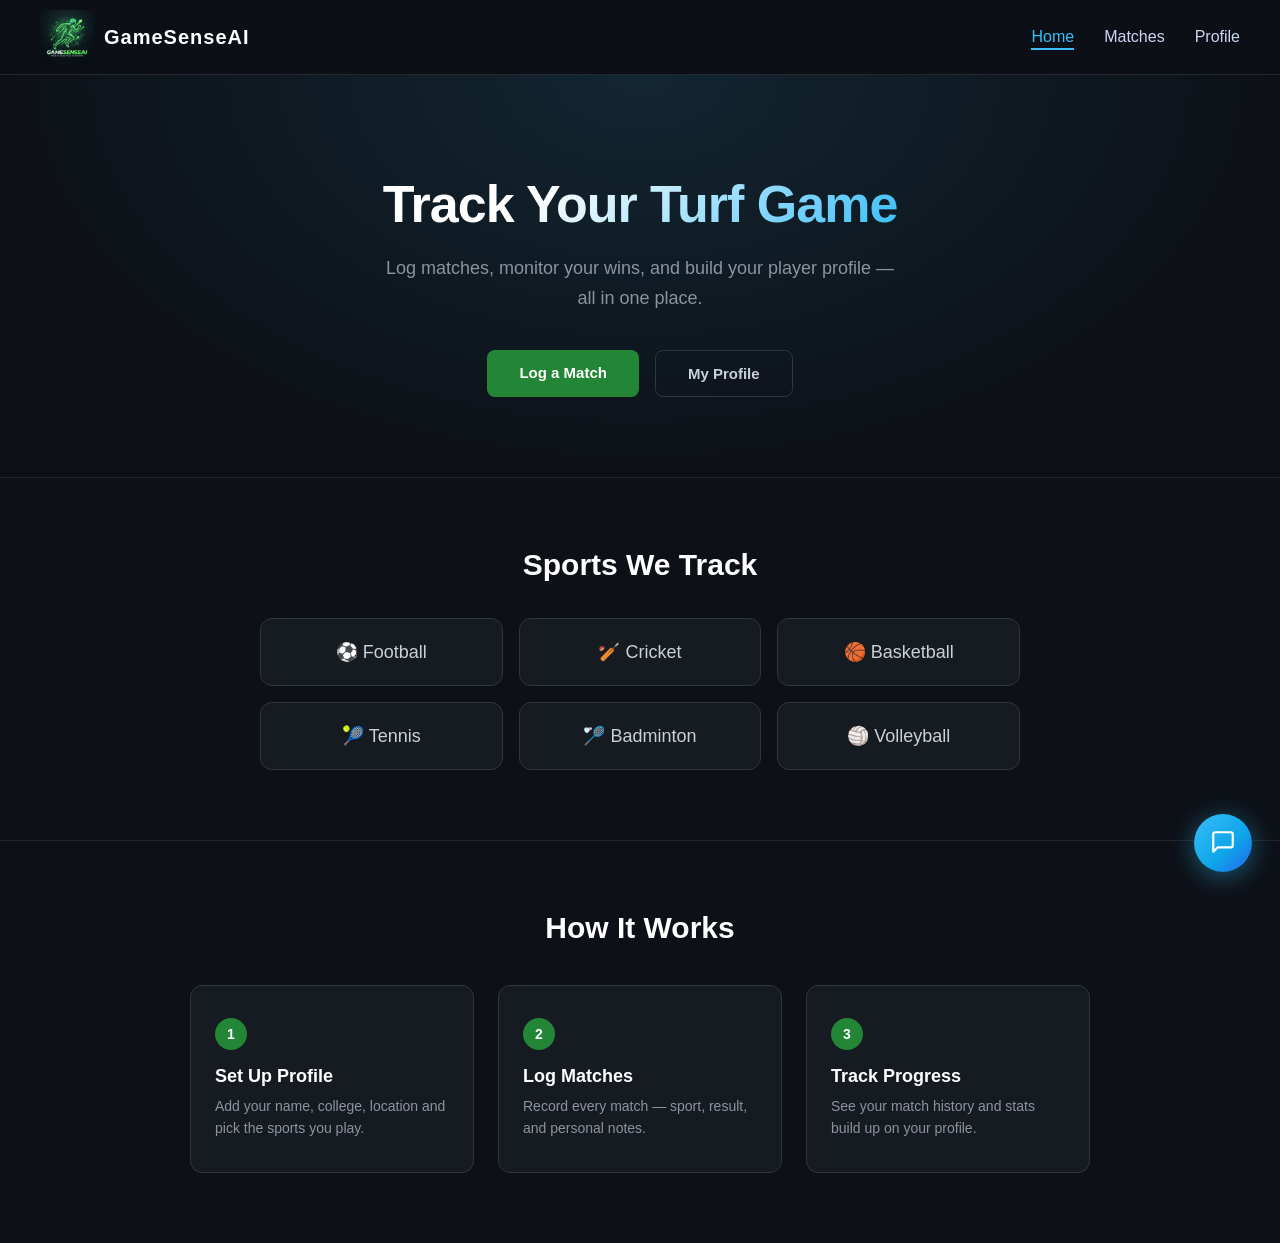
<file: index.html>
<!DOCTYPE html>
<html lang="en">

<head>
    <meta charset="UTF-8">
    <title>Home</title>
    <link rel="stylesheet" href="styles.css">
</head>

<body>

    <nav class="navbar">
        <div class="logo">
            <img src="logo.png" alt="GameSenseAI Logo" class="logo-img">
            <span class="logo-text">GameSenseAI</span>
        </div>

        <ul class="nav-links">
            <li><a href="index.html" class="active">Home</a></li>
            <li><a href="matches.html">Matches</a></li>
            <li><a href="profile.html">Profile</a></li>
        </ul>
    </nav>

    <div class="home-page">

        <div class="hero">
            <h1>Track Your Turf Game</h1>
            <p>Log matches, monitor your wins, and build your player profile — all in one place.</p>
            <div class="hero-buttons">
                <a href="matches.html" class="btn-primary">Log a Match</a>
                <a href="profile.html" class="btn-secondary">My Profile</a>
            </div>
        </div>

        <div class="home-sports-section">
            <h2>Sports We Track</h2>
            <div class="home-sports-grid">
                <div class="home-sport-card">⚽ Football</div>
                <div class="home-sport-card">🏏 Cricket</div>
                <div class="home-sport-card">🏀 Basketball</div>
                <div class="home-sport-card">🎾 Tennis</div>
                <div class="home-sport-card">🏸 Badminton</div>
                <div class="home-sport-card">🏐 Volleyball</div>
            </div>
        </div>

        <div class="how-it-works">
            <h2>How It Works</h2>
            <div class="steps-grid">
                <div class="step-card">
                    <span class="step-number">1</span>
                    <h3>Set Up Profile</h3>
                    <p>Add your name, college, location and pick the sports you play.</p>
                </div>
                <div class="step-card">
                    <span class="step-number">2</span>
                    <h3>Log Matches</h3>
                    <p>Record every match — sport, result, and personal notes.</p>
                </div>
                <div class="step-card">
                    <span class="step-number">3</span>
                    <h3>Track Progress</h3>
                    <p>See your match history and stats build up on your profile.</p>
                </div>
            </div>
        </div>

    </div>
    <script src="js.js"></script>
    <script src="chatbot.js"></script>
</body>

</html>
</file>
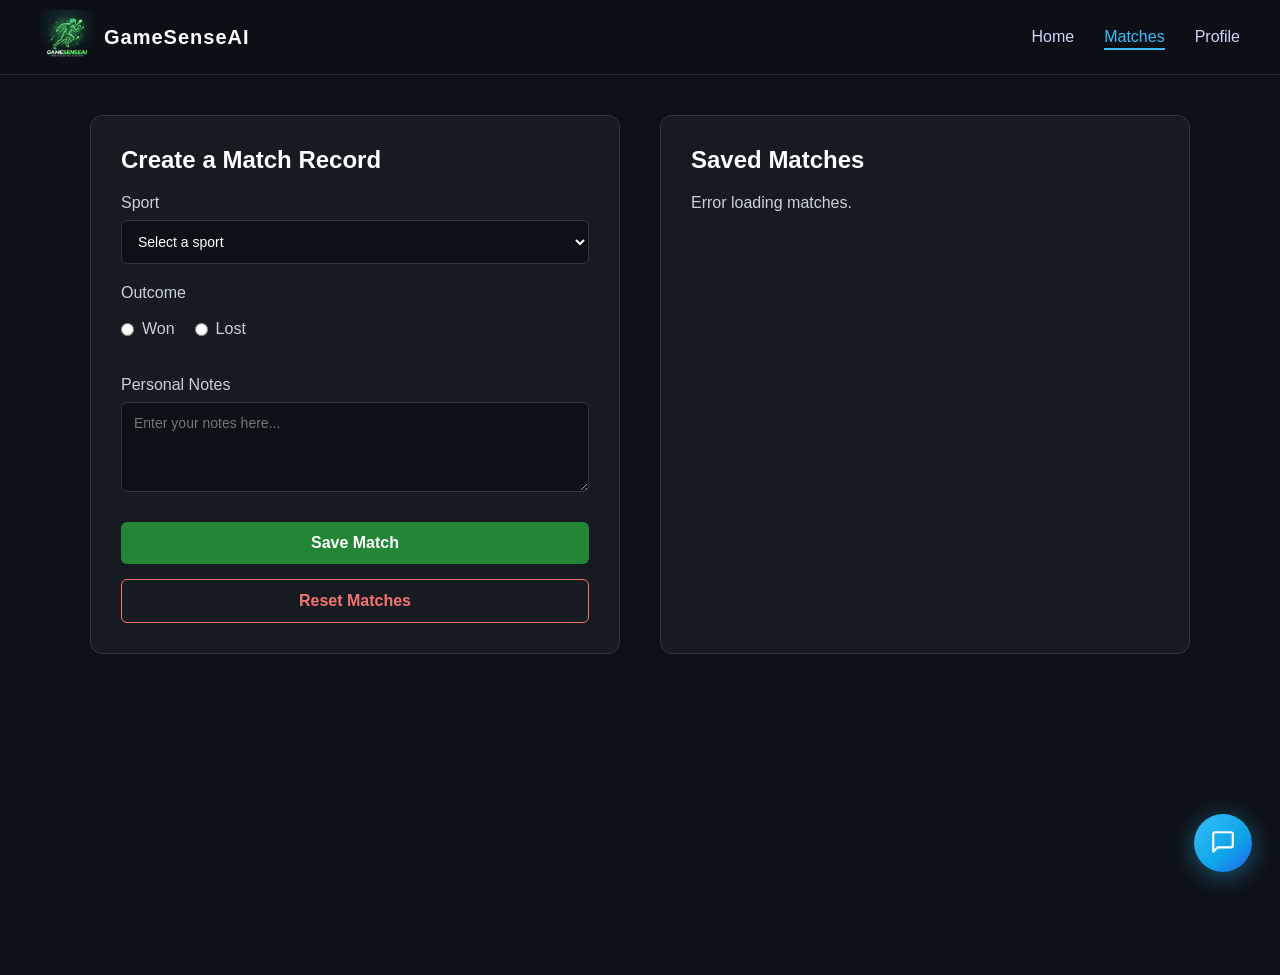
<file: matches.html>
<!DOCTYPE html>
<html lang="en">

<head>
    <meta charset="UTF-8">
    <title>Matches</title>
    <link rel="stylesheet" href="styles.css">
</head>

<body>

    <nav class="navbar">
        <div class="logo">
            <img src="logo.png" alt="GameSenseAI Logo" class="logo-img">
            <span class="logo-text">GameSenseAI</span>
        </div>

        <ul class="nav-links">
            <li><a href="index.html">Home</a></li>
            <li><a href="matches.html" class="active">Matches</a></li>
            <li><a href="profile.html">Profile</a></li>
        </ul>
    </nav>

    <div class="matches-page">
        <div class="matches-container">
            <div class="matches-form">
                <h2>Create a Match Record</h2>
                <form id="matchForm">
                    <div class="form-group">
                        <label>Sport</label>
                        <select id="matchSport" required>
                            <option value="" disabled selected>Select a sport</option>
                            <option value="Cricket">Cricket</option>
                            <option value="Basketball">Basketball</option>
                            <option value="Tennis">Tennis</option>
                            <option value="Badminton">Badminton</option>
                            <option value="Volleyball">Volleyball</option>
                        </select>
                    </div>

                    <div class="form-group">
                        <label>Outcome</label>
                        <div class="outcome-options">
                            <label><input type="radio" name="matchOutcome" value="Won" required> Won</label>
                            <label><input type="radio" name="matchOutcome" value="Lost" required> Lost</label>
                        </div>
                    </div>

                    <div class="form-group">
                        <label>Personal Notes</label>
                        <textarea id="matchNotes" rows="4" placeholder="Enter your notes here..." required></textarea>
                    </div>

                    <button type="submit" id="saveMatchBtn">Save Match</button>
                </form>
                <button id="resetMatchesBtn">Reset Matches</button>
            </div>

            <div class="matches-list-container">
                <h2>Saved Matches</h2>
                <div id="matchesList"></div>
            </div>
        </div>
    </div>

    <script src="js.js"></script>
    <script src="chatbot.js"></script>
</body>

</html>
</file>
<file: styles.css>
* {
    margin: 0;
    padding: 0;
    box-sizing: border-box;
    font-family: 'Segoe UI', sans-serif;
}

body {
    background: #0d1117;
    color: #c9d1d9;
}

.navbar {
    position: sticky;
    top: 0;
    width: 100%;
    padding: 10px 40px;

    display: flex;
    justify-content: space-between;
    align-items: center;

    background: rgba(13, 17, 23, 0.9);
    z-index: 100;
    backdrop-filter: blur(10px);

    border-bottom: 1px solid rgba(255, 255, 255, 0.1);
}

.logo {
    display: flex;
    align-items: center;
}

.logo-img {
    height: 54px;
    width: auto;
    object-fit: contain;
}

.logo-text {
    color: #fff;
    font-size: 20px;
    font-weight: 700;
    letter-spacing: 1px;
    margin-left: 10px;
}

.nav-links {
    list-style: none;
    display: flex;
    gap: 30px;
}

.nav-links a {
    text-decoration: none;
    color: #cbd5f5;
    font-size: 16px;
    position: relative;
    transition: 0.3s ease;
}

.nav-links a::after {
    content: "";
    position: absolute;
    width: 0%;
    height: 2px;
    bottom: -5px;
    left: 0;
    background: #38bdf8;
    transition: 0.3s;
}

.nav-links a:hover::after {
    width: 100%;
}

.nav-links a:hover {
    color: #fff;
}

.nav-links a.active {
    color: #38bdf8;
}

.nav-links a.active::after {
    width: 100%;
}

.home-page {
    background: #0d1117;
    min-height: 100vh;
    color: #c9d1d9;
}

.hero {
    display: flex;
    flex-direction: column;
    align-items: center;
    justify-content: center;
    text-align: center;
    padding: 100px 40px 80px;
    background: radial-gradient(ellipse at 50% 0%, rgba(56, 189, 248, 0.12) 0%, transparent 70%);
    border-bottom: 1px solid #21262d;
}

.hero h1 {
    font-size: 52px;
    font-weight: 800;
    line-height: 1.15;
    background: linear-gradient(135deg, #ffffff 30%, #38bdf8 100%);
    -webkit-background-clip: text;
    -webkit-text-fill-color: transparent;
    background-clip: text;
    margin-bottom: 18px;
    letter-spacing: -1px;
}

.hero p {
    font-size: 18px;
    color: #8b949e;
    max-width: 520px;
    line-height: 1.7;
    margin-bottom: 36px;
}

.hero-buttons {
    display: flex;
    gap: 16px;
}

.btn-primary {
    padding: 14px 32px;
    background: #238636;
    color: #fff;
    text-decoration: none;
    border-radius: 8px;
    font-size: 15px;
    font-weight: 600;
    transition: background 0.25s, transform 0.2s;
}

.btn-primary:hover {
    background: #2ea043;
    transform: translateY(-2px);
}

.btn-secondary {
    padding: 14px 32px;
    background: transparent;
    color: #c9d1d9;
    text-decoration: none;
    border-radius: 8px;
    border: 1px solid #30363d;
    font-size: 15px;
    font-weight: 600;
    transition: border-color 0.25s, color 0.25s, transform 0.2s;
}

.btn-secondary:hover {
    border-color: #38bdf8;
    color: #38bdf8;
    transform: translateY(-2px);
}

.home-sports-section {
    padding: 70px 40px;
    text-align: center;
    border-bottom: 1px solid #21262d;
}

.home-sports-section h2 {
    font-size: 30px;
    font-weight: 700;
    color: #fff;
    margin-bottom: 36px;
}

.home-sports-grid {
    display: grid;
    grid-template-columns: repeat(3, 1fr);
    gap: 16px;
    max-width: 760px;
    margin: auto;
}

.home-sport-card {
    background: #161b22;
    border: 1px solid #30363d;
    border-radius: 12px;
    padding: 22px 16px;
    font-size: 18px;
    font-weight: 500;
    color: #c9d1d9;
    transition: border-color 0.25s, transform 0.2s, background 0.25s;
    cursor: default;
}

.home-sport-card:hover {
    border-color: #38bdf8;
    background: #1c2230;
    transform: translateY(-4px);
}

.how-it-works {
    padding: 70px 40px;
    text-align: center;
}

.how-it-works h2 {
    font-size: 30px;
    font-weight: 700;
    color: #fff;
    margin-bottom: 40px;
}

.steps-grid {
    display: grid;
    grid-template-columns: repeat(3, 1fr);
    gap: 24px;
    max-width: 900px;
    margin: auto;
}

.step-card {
    background: #161b22;
    border: 1px solid #30363d;
    border-radius: 12px;
    padding: 32px 24px;
    text-align: left;
    transition: border-color 0.25s, transform 0.2s;
}

.step-card:hover {
    border-color: #238636;
    transform: translateY(-4px);
}

.step-number {
    display: inline-block;
    background: #238636;
    color: #fff;
    width: 32px;
    height: 32px;
    border-radius: 50%;
    text-align: center;
    line-height: 32px;
    font-weight: 700;
    font-size: 14px;
    margin-bottom: 16px;
}

.step-card h3 {
    font-size: 18px;
    color: #fff;
    margin-bottom: 8px;
}

.step-card p {
    font-size: 14px;
    color: #8b949e;
    line-height: 1.6;
}

.matches-page {
    background: #0d1117;
    min-height: 100vh;
    padding: 40px;
    color: #c9d1d9;
}

.matches-container {
    display: flex;
    gap: 40px;
    max-width: 1100px;
    margin: auto;
}

.matches-form {
    flex: 1;
    background: #161b22;
    border: 1px solid #30363d;
    border-radius: 12px;
    padding: 30px;
}

.matches-form h2 {
    margin-bottom: 20px;
    color: #fff;
}

.form-group {
    margin-bottom: 20px;
    display: flex;
    flex-direction: column;
}

.form-group label {
    margin-bottom: 8px;
    font-weight: 500;
}

.form-group select,
.form-group textarea {
    padding: 12px;
    border-radius: 6px;
    border: 1px solid #30363d;
    background: #0d1117;
    color: white;
    font-size: 14px;
}

.outcome-options {
    display: flex;
    gap: 20px;
    padding: 10px 0;
}

.outcome-options label {
    display: flex;
    align-items: center;
    gap: 8px;
    cursor: pointer;
}

#saveMatchBtn {
    width: 100%;
    padding: 12px;
    background: #238636;
    border: none;
    border-radius: 6px;
    color: white;
    font-size: 16px;
    font-weight: bold;
    cursor: pointer;
    margin-top: 10px;
    transition: 0.3s;
}

#saveMatchBtn:hover {
    background: #2ea043;
}

#resetMatchesBtn {
    width: 100%;
    padding: 12px;
    background: transparent;
    border: 1px solid #f87171;
    border-radius: 6px;
    color: #f87171;
    font-size: 16px;
    font-weight: bold;
    cursor: pointer;
    margin-top: 15px;
    transition: 0.3s;
}

#resetMatchesBtn:hover {
    background: rgba(248, 113, 113, 0.1);
}

.matches-list-container {
    flex: 1;
    background: #161b22;
    border: 1px solid #30363d;
    border-radius: 12px;
    padding: 30px;
}

.matches-list-container h2 {
    margin-bottom: 20px;
    color: #fff;
}

.match-card {
    background: #0d1117;
    border: 1px solid #30363d;
    border-radius: 8px;
    padding: 15px;
    margin-bottom: 15px;
}

.match-card h3 {
    margin-bottom: 5px;
    color: #38bdf8;
}

.match-card .win {
    color: #238636;
    font-weight: bold;
}

.match-card .loss {
    color: #f87171;
    font-weight: bold;
}




/* Profile Page */
/* ===== PROFILE PAGE ===== */

.profile-page {
    background: #0d1117;
    min-height: 100vh;
    padding: 40px;
    color: #c9d1d9;
}

.profile-container {
    display: flex;
    gap: 40px;
    max-width: 1100px;
    margin: auto;
}

.player-card {
    width: 300px;
    background: #161b22;
    border: 1px solid #30363d;
    border-radius: 12px;
    padding: 20px;
    text-align: center;
}

.card-avatar {
    width: 120px;
    height: 120px;
    border-radius: 50%;
    object-fit: cover;
    border: 2px solid #30363d;
}

.player-card h2 {
    margin: 10px 0 5px;
}

.player-card p {
    color: #8b949e;
}

.card-tags {
    display: flex;
    justify-content: center;
    flex-wrap: wrap;
    gap: 6px;
    margin: 10px 0;
}

.card-tags span {
    background: #21262d;
    padding: 4px 10px;
    border-radius: 20px;
    font-size: 12px;
}

.card-stats {
    display: flex;
    justify-content: space-around;
    margin: 15px 0;
}

.card-stats h3 {
    margin: 0;
}

.profile-form {
    flex: 1;
}

.profile-form h2 {
    margin-bottom: 20px;
}

#profileForm {
    display: flex;
    flex-direction: column;
    gap: 18px;
}

.grid {
    display: grid;
    grid-template-columns: 1fr 1fr;
    gap: 15px;
}

#profileForm input,
#profileForm textarea {
    padding: 10px;
    border-radius: 6px;
    border: 1px solid #30363d;
    background: #0d1117;
    color: white;
}

.sports-box {
    border: 1px solid #30363d;
    padding: 10px;
    border-radius: 8px;
}

.sports-options {
    display: flex;
    flex-wrap: wrap;
    gap: 8px;
}

.sports-options span {
    padding: 6px 12px;
    border: 1px solid #30363d;
    border-radius: 20px;
    cursor: pointer;
}

.selected-sports {
    margin-top: 10px;
    display: flex;
    gap: 8px;
    flex-wrap: wrap;
}

.selected-sports span {
    background: #238636;
    padding: 6px 12px;
    border-radius: 20px;
    cursor: pointer;
}

#profileForm button {
    padding: 12px;
    background: #238636;
    border: none;
    color: white;
    cursor: pointer;
}

#clearBtn {
    margin-top: 10px;
    padding: 10px;
    width: 100%;
    background: transparent;
    border: 1px solid #f87171;
    color: #f87171;
}
.profile-matches {
    margin-top: 30px;
}

.profile-matches h3 {
    margin-bottom: 10px;
}

.profile-match-card {
    background: #161b22;
    border: 1px solid #30363d;
    padding: 10px;
    border-radius: 8px;
    margin-bottom: 10px;
}

.profile-match-card .win {
    color: #3fb950;
}

.profile-match-card .loss {
    color: #f85149;
}

/* ============================================================
   GAMESENSEAI CHATBOT WIDGET
   ============================================================ */

#gsa-chatbot-widget {
    position: fixed;
    bottom: 28px;
    right: 28px;
    z-index: 9999;
    font-family: 'Segoe UI', sans-serif;
}

/* ── Toggle Button ── */
#gsa-chat-toggle {
    width: 58px;
    height: 58px;
    border-radius: 50%;
    border: none;
    background: linear-gradient(135deg, #38bdf8 0%, #0ea5e9 60%, #2563eb 100%);
    color: #fff;
    cursor: pointer;
    display: flex;
    align-items: center;
    justify-content: center;
    box-shadow: 0 4px 24px rgba(56, 189, 248, 0.45), 0 2px 8px rgba(0,0,0,0.4);
    transition: transform 0.2s ease, box-shadow 0.2s ease;
    position: relative;
}

#gsa-chat-toggle:hover {
    transform: scale(1.1);
    box-shadow: 0 6px 32px rgba(56, 189, 248, 0.6), 0 2px 8px rgba(0,0,0,0.4);
}

#gsa-unread-dot {
    position: absolute;
    top: 4px;
    right: 4px;
    width: 12px;
    height: 12px;
    border-radius: 50%;
    background: #f87171;
    border: 2px solid #0d1117;
    animation: gsa-pulse 1.5s infinite;
}

@keyframes gsa-pulse {
    0%, 100% { transform: scale(1); opacity: 1; }
    50%       { transform: scale(1.3); opacity: 0.7; }
}

/* ── Chat Window ── */
#gsa-chat-window {
    position: absolute;
    bottom: 72px;
    right: 0;
    width: 370px;
    max-height: 560px;
    display: flex;
    flex-direction: column;
    background: #161b22;
    border: 1px solid rgba(56, 189, 248, 0.25);
    border-radius: 16px;
    overflow: hidden;
    box-shadow: 0 12px 48px rgba(0,0,0,0.6), 0 2px 8px rgba(56,189,248,0.12);
    transform-origin: bottom right;
    transition: opacity 0.25s ease, transform 0.25s ease;
}

#gsa-chat-window.gsa-open {
    opacity: 1;
    transform: scale(1) translateY(0);
    animation: gsa-slide-in 0.25s ease forwards;
}

#gsa-chat-window.gsa-closing {
    animation: gsa-slide-out 0.25s ease forwards;
}

@keyframes gsa-slide-in {
    from { opacity: 0; transform: scale(0.92) translateY(12px); }
    to   { opacity: 1; transform: scale(1) translateY(0); }
}

@keyframes gsa-slide-out {
    from { opacity: 1; transform: scale(1) translateY(0); }
    to   { opacity: 0; transform: scale(0.92) translateY(12px); }
}

.gsa-hidden {
    display: none !important;
}

/* ── Header ── */
#gsa-chat-header {
    display: flex;
    align-items: center;
    justify-content: space-between;
    padding: 14px 16px;
    background: linear-gradient(90deg, #0f172a 0%, #1e293b 100%);
    border-bottom: 1px solid rgba(56, 189, 248, 0.18);
    flex-shrink: 0;
}

.gsa-header-left {
    display: flex;
    align-items: center;
    gap: 10px;
}

.gsa-avatar {
    width: 36px;
    height: 36px;
    border-radius: 50%;
    background: linear-gradient(135deg, #38bdf8, #2563eb);
    display: flex;
    align-items: center;
    justify-content: center;
    font-size: 11px;
    font-weight: 800;
    color: #fff;
    letter-spacing: 0.5px;
    flex-shrink: 0;
}

.gsa-header-name {
    font-size: 14px;
    font-weight: 700;
    color: #f0f6fc;
}

.gsa-header-sub {
    font-size: 11px;
    color: #38bdf8;
    margin-top: 1px;
}

#gsa-chat-close {
    background: none;
    border: none;
    color: #8b949e;
    cursor: pointer;
    padding: 4px;
    border-radius: 6px;
    display: flex;
    align-items: center;
    justify-content: center;
    transition: color 0.2s, background 0.2s;
}

#gsa-chat-close:hover {
    color: #f0f6fc;
    background: rgba(255,255,255,0.06);
}

/* ── Messages ── */
#gsa-chat-messages {
    flex: 1;
    overflow-y: auto;
    padding: 16px 14px 10px;
    display: flex;
    flex-direction: column;
    gap: 12px;
    scroll-behavior: smooth;
}

#gsa-chat-messages::-webkit-scrollbar { width: 4px; }
#gsa-chat-messages::-webkit-scrollbar-track { background: transparent; }
#gsa-chat-messages::-webkit-scrollbar-thumb { background: #30363d; border-radius: 4px; }

.gsa-msg {
    display: flex;
    max-width: 88%;
}

.gsa-msg-user {
    align-self: flex-end;
    justify-content: flex-end;
}

.gsa-msg-bot {
    align-self: flex-start;
}

.gsa-bubble {
    padding: 10px 14px;
    border-radius: 14px;
    font-size: 13.5px;
    line-height: 1.55;
    word-break: break-word;
}

.gsa-msg-user .gsa-bubble {
    background: linear-gradient(135deg, #38bdf8 0%, #2563eb 100%);
    color: #fff;
    border-bottom-right-radius: 4px;
}

.gsa-msg-bot .gsa-bubble {
    background: #21262d;
    color: #c9d1d9;
    border: 1px solid #30363d;
    border-bottom-left-radius: 4px;
}

/* ── Typing Indicator ── */
.gsa-typing {
    display: flex !important;
    align-items: center;
    gap: 5px;
    padding: 12px 16px !important;
}

.gsa-typing span {
    display: inline-block;
    width: 7px;
    height: 7px;
    border-radius: 50%;
    background: #38bdf8;
    animation: gsa-bounce 1.2s infinite;
}

.gsa-typing span:nth-child(2) { animation-delay: 0.2s; }
.gsa-typing span:nth-child(3) { animation-delay: 0.4s; }

@keyframes gsa-bounce {
    0%, 80%, 100% { transform: translateY(0); opacity: 0.5; }
    40%            { transform: translateY(-6px); opacity: 1; }
}

/* ── Quick Prompts ── */
#gsa-quick-prompts {
    display: flex;
    flex-wrap: wrap;
    gap: 7px;
    padding: 10px 14px 8px;
    border-top: 1px solid #21262d;
    flex-shrink: 0;
}

.gsa-chip {
    padding: 6px 12px;
    border-radius: 20px;
    border: 1px solid rgba(56, 189, 248, 0.35);
    background: rgba(56, 189, 248, 0.07);
    color: #38bdf8;
    font-size: 12px;
    cursor: pointer;
    transition: background 0.2s, border-color 0.2s, transform 0.15s;
    white-space: nowrap;
}

.gsa-chip:hover {
    background: rgba(56, 189, 248, 0.18);
    border-color: #38bdf8;
    transform: translateY(-1px);
}

/* ── Input Area ── */
#gsa-chat-input-area {
    display: flex;
    align-items: flex-end;
    gap: 8px;
    padding: 10px 12px 12px;
    border-top: 1px solid #21262d;
    background: #0d1117;
    flex-shrink: 0;
}

#gsa-chat-input {
    flex: 1;
    background: #161b22;
    border: 1px solid #30363d;
    border-radius: 10px;
    color: #c9d1d9;
    padding: 9px 12px;
    font-size: 13.5px;
    resize: none;
    outline: none;
    max-height: 120px;
    line-height: 1.5;
    font-family: 'Segoe UI', sans-serif;
    transition: border-color 0.2s;
}

#gsa-chat-input:focus {
    border-color: #38bdf8;
}

#gsa-chat-input::placeholder {
    color: #4d5966;
}

#gsa-chat-send {
    width: 38px;
    height: 38px;
    border-radius: 10px;
    border: none;
    background: linear-gradient(135deg, #38bdf8, #2563eb);
    color: #fff;
    cursor: pointer;
    display: flex;
    align-items: center;
    justify-content: center;
    flex-shrink: 0;
    transition: opacity 0.2s, transform 0.15s;
}

#gsa-chat-send:hover {
    opacity: 0.88;
    transform: scale(1.06);
}

#gsa-chat-send:disabled {
    opacity: 0.4;
    cursor: not-allowed;
    transform: none;
}

/* Responsive */
@media (max-width: 480px) {
    #gsa-chat-window {
        width: calc(100vw - 20px);
        right: -14px;
        bottom: 68px;
    }

    #gsa-chatbot-widget {
        bottom: 16px;
        right: 16px;
    }
}
</file>
